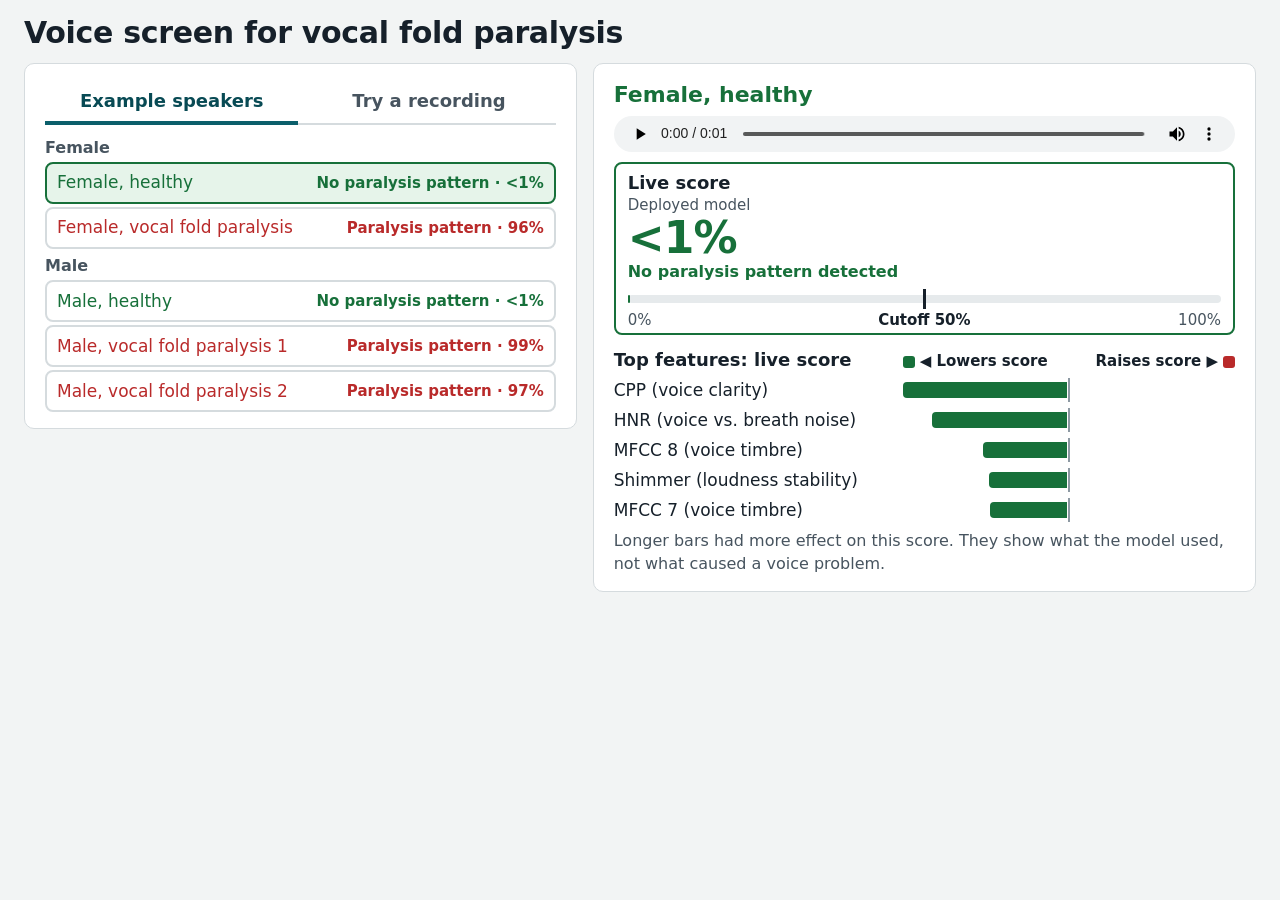
<file: ui/index.html>
<!doctype html>
<html lang="en">
<head>
  <meta charset="utf-8">
  <meta name="viewport" content="width=device-width, initial-scale=1">
  <title>Voice Screen Demo</title>
  <meta name="description" content="Research demo of a voice screen for vocal fold paralysis. Not for diagnosis.">
  <link rel="icon" href="data:,">
  <link rel="stylesheet" href="styles.css?v=9">
</head>
<body>
  <header class="page-header">
    <h1>Voice screen for vocal fold paralysis</h1>
  </header>

  <p id="mock-banner" class="mock-banner" hidden>
    <strong>Mock mode.</strong> No model is running. Every score on this page is made up.
  </p>

  <main class="layout">
    <section class="card input-card" aria-label="Choose a voice sample">
      <div class="tabs" role="tablist" aria-label="How to try the screen">
        <button class="tab" role="tab" id="tab-examples" aria-controls="panel-examples" aria-selected="true">Example speakers</button>
        <button class="tab" role="tab" id="tab-recording" aria-controls="panel-recording" aria-selected="false" tabindex="-1">Try a recording</button>
      </div>

      <div id="panel-examples" role="tabpanel" aria-labelledby="tab-examples">
        <div id="examples-list" class="examples-list"><p class="muted">Loading examples…</p></div>
      </div>

      <div id="panel-recording" role="tabpanel" aria-labelledby="tab-recording" hidden>
        <fieldset class="sex-field">
          <legend>Sex</legend>
          <label class="choice"><input type="radio" name="sex" value="female"> Female</label>
          <label class="choice"><input type="radio" name="sex" value="male"> Male</label>
        </fieldset>

        <div class="instructions">
          <h2>How to record</h2>
          <p>In a quiet room, hold “ah” at a comfortable, normal pitch for about 2 seconds.</p>
        </div>

        <div class="audio-actions">
          <label id="drop-zone" class="drop-zone" for="file-input">
            <strong>Drag and drop a WAV file here</strong>
            <span>or click to choose one</span>
          </label>
          <input id="file-input" class="visually-hidden" type="file" accept=".wav,audio/wav,audio/x-wav,audio/wave">
          <button id="record-button" class="button" type="button">Record in browser instead</button>
        </div>

        <div id="recorder-status" class="recorder-status" hidden>
          <p id="recorder-text" class="recorder-text" aria-live="assertive"></p>
          <div class="progress" aria-hidden="true"><div id="recorder-progress" class="progress-fill"></div></div>
          <button id="recorder-cancel" class="link-button" type="button">Cancel</button>
        </div>

        <div id="audio-summary" class="audio-summary" hidden>
          <div class="audio-head">
            <p id="audio-name" class="audio-name"></p>
            <button id="audio-remove" class="remove-button" type="button" aria-label="Remove recording" title="Remove recording">×</button>
          </div>
          <audio id="audio-preview" controls></audio>
        </div>

        <p id="audio-error" class="inline-error" role="alert" hidden></p>

        <button id="submit-button" class="button button-primary" type="button" disabled>Get screening score</button>
        <p id="submit-hint" class="hint"></p>
        <p id="privacy-note" class="hint"></p>
      </div>
    </section>

    <section id="result" class="card result-card" aria-label="Result" aria-live="polite"></section>
  </main>

  <script src="app.js?v=11"></script>
</body>
</html>
</file>
<file: ui/styles.css>
:root {
  color-scheme: light;
  --page: #f2f4f4;
  --surface: #ffffff;
  --ink: #16202a;
  --ink-2: #47545f;
  --line: #d5dbde;
  --line-strong: #8d99a3;
  --accent: #0b5f6b;
  --accent-dark: #084a54;
  --accent-tint: #e4f1f2;
  --healthy: #17703a;
  --healthy-tint: #e6f4ea;
  --paralysis: #b92a2a;
  --paralysis-tint: #fbeaea;
  --raises: var(--paralysis);
  --lowers: var(--healthy);
  --track: #e6eaec;
  --critical: #c22f2f;
  --critical-tint: #fbeaea;
  --notice-tint: #fff4d6;
  --notice-line: #d39b00;
}

* { box-sizing: border-box; }

html { -webkit-text-size-adjust: 100%; }

body {
  margin: 0;
  padding: 16px 24px 24px;
  background: var(--page);
  color: var(--ink);
  font: 18px/1.4 system-ui, -apple-system, "Segoe UI", Roboto, "Helvetica Neue", Arial, sans-serif;
}

body > * { max-width: 1320px; margin-inline: auto; }

h1, h2, h3, p, ul, fieldset { margin: 0; padding: 0; }
h1 { font-size: 30px; line-height: 1.15; letter-spacing: -0.01em; }
h2 { font-size: 18px; }
fieldset { border: 0; min-width: 0; }

[hidden] { display: none !important; }

:focus-visible { outline: 3px solid var(--accent); outline-offset: 2px; }

.visually-hidden {
  position: absolute;
  width: 1px;
  height: 1px;
  overflow: hidden;
  clip-path: inset(50%);
  white-space: nowrap;
}

.muted { color: var(--ink-2); }

/* Green for healthy, red for vocal fold paralysis */
.tone-healthy { --tone: var(--healthy); --tone-tint: var(--healthy-tint); }
.tone-paralysis { --tone: var(--paralysis); --tone-tint: var(--paralysis-tint); }
.tone-text { color: var(--tone); }

/* Page header */
.page-header {
  display: flex;
  flex-wrap: wrap;
  align-items: center;
  justify-content: space-between;
  gap: 8px 24px;
  margin-bottom: 12px;
}
.mock-banner {
  margin-bottom: 12px;
  padding: 8px 14px;
  background: var(--notice-tint);
  border-left: 5px solid var(--notice-line);
  border-radius: 4px;
}

/* Layout */
.layout {
  display: grid;
  grid-template-columns: minmax(0, 5fr) minmax(0, 6fr);
  gap: 16px;
  align-items: start;
}
.card {
  background: var(--surface);
  border: 1px solid var(--line);
  border-radius: 10px;
  padding: 16px 20px;
  min-width: 0;
}

/* Tabs */
.tabs {
  display: flex;
  gap: 4px;
  margin-bottom: 12px;
  border-bottom: 2px solid var(--line);
}
.tab {
  flex: 1;
  min-height: 44px;
  margin-bottom: -2px;
  padding: 8px 10px;
  background: none;
  border: 0;
  border-bottom: 4px solid transparent;
  color: var(--ink-2);
  font: inherit;
  font-weight: 650;
  cursor: pointer;
}
.tab:hover { color: var(--ink); }
.tab[aria-selected="true"] { color: var(--accent-dark); border-bottom-color: var(--accent); }

/* Example list */
.examples-list { display: grid; gap: 6px; }
.example-group { display: grid; gap: 3px; }
.example-group h3 { font-size: 16px; color: var(--ink-2); }
.example {
  display: flex;
  flex-wrap: wrap;
  align-items: center;
  justify-content: space-between;
  gap: 0 12px;
  width: 100%;
  min-height: 42px;
  padding: 5px 10px;
  background: var(--surface);
  border: 2px solid var(--line);
  border-radius: 8px;
  color: inherit;
  font: inherit;
  font-size: 17px;
  text-align: left;
  cursor: pointer;
}
.example:hover { border-color: var(--line-strong); }
.example[aria-pressed="true"] { border-color: var(--tone); background: var(--tone-tint); }
.example-status { font-size: 15px; font-weight: 650; font-variant-numeric: tabular-nums; }
.example-audio { display: block; width: 100%; height: 36px; margin-top: 6px; }

/* Buttons */
.button {
  display: inline-flex;
  align-items: center;
  justify-content: center;
  min-height: 46px;
  padding: 8px 16px;
  background: var(--surface);
  border: 2px solid var(--accent);
  border-radius: 8px;
  color: var(--accent-dark);
  font: inherit;
  font-weight: 650;
  cursor: pointer;
}
.button:hover:not(:disabled) { background: var(--accent-tint); }
.button:disabled { opacity: 0.5; cursor: not-allowed; }
.button-primary { width: 100%; background: var(--accent); color: #fff; }
.button-primary:hover:not(:disabled) { background: var(--accent-dark); }
.link-button {
  padding: 4px;
  background: none;
  border: 0;
  color: var(--accent-dark);
  font: inherit;
  font-weight: 600;
  text-decoration: underline;
  cursor: pointer;
}
.drop-zone:has(+ input:focus-visible) { outline: 3px solid var(--accent); outline-offset: 2px; }

/* Recording form */
.sex-field {
  display: flex;
  flex-wrap: wrap;
  align-items: center;
  gap: 4px 20px;
  margin-bottom: 12px;
}
.sex-field legend { float: left; margin-right: 20px; font-weight: 700; }
.choice { display: inline-flex; align-items: center; gap: 8px; min-height: 44px; cursor: pointer; }
.choice input { width: 22px; height: 22px; margin: 0; accent-color: var(--accent); }
.instructions { margin-bottom: 12px; padding: 10px 14px; background: var(--page); border-radius: 8px; }
.audio-actions { display: grid; gap: 10px; margin-bottom: 12px; }
.drop-zone {
  display: grid;
  justify-items: center;
  gap: 2px;
  padding: 18px 12px;
  border: 2px dashed var(--accent);
  border-radius: 8px;
  color: var(--accent-dark);
  text-align: center;
  cursor: pointer;
}
.drop-zone:hover, .drop-zone-active { background: var(--accent-tint); }
.drop-zone-active { border-style: solid; }
.drop-zone span { color: var(--ink-2); font-size: 16px; }
.recorder-status, .audio-summary { margin-bottom: 12px; }
.recorder-text { font-size: 24px; font-weight: 700; }
.progress { height: 10px; margin: 6px 0; background: var(--track); border-radius: 5px; overflow: hidden; }
.progress-fill { width: 0; height: 100%; background: var(--accent); }
.audio-head { display: flex; align-items: center; justify-content: space-between; gap: 8px; margin-bottom: 4px; }
.audio-name { min-width: 0; font-weight: 600; overflow-wrap: anywhere; }
.remove-button {
  flex: none;
  width: 36px;
  height: 36px;
  padding: 0;
  background: none;
  border: 0;
  border-radius: 8px;
  color: var(--ink-2);
  font: inherit;
  font-size: 26px;
  line-height: 1;
  cursor: pointer;
}
.remove-button:hover { background: var(--track); color: var(--ink); }
.audio-summary audio { display: block; width: 100%; height: 40px; }
.inline-error {
  margin-bottom: 12px;
  padding: 8px 12px;
  background: var(--critical-tint);
  border-left: 5px solid var(--critical);
  border-radius: 4px;
}
.hint { margin-top: 8px; color: var(--ink-2); font-size: 16px; }

/* Result panel */
.result-card { min-height: 300px; }
.result-head { display: flex; flex-wrap: wrap; align-items: center; gap: 4px 12px; }
.result-head h2 { font-size: 22px; }
.result-meta { color: var(--ink-2); }
.badge {
  padding: 1px 8px;
  background: var(--notice-tint);
  border: 1px solid var(--notice-line);
  border-radius: 4px;
  font-size: 15px;
  font-weight: 700;
  letter-spacing: 0.02em;
}
.mock-note { margin-top: 6px; font-weight: 600; }

.score { margin-top: 10px; padding-bottom: 12px; border-bottom: 1px solid var(--line); }
.score-row { display: flex; flex-wrap: wrap; align-items: center; gap: 2px 20px; }
.score-number { color: var(--tone); font-size: 64px; line-height: 1; font-weight: 750; letter-spacing: -0.02em; }
.score-text { display: grid; gap: 3px; justify-items: start; }
.score-finding { color: var(--tone); font-size: 20px; font-weight: 700; line-height: 1.2; }
.score-scale { position: relative; height: 16px; margin: 14px 0 26px; }
.score-track { position: absolute; inset: 4px 0; background: var(--track); border-radius: 4px; }
.score-fill { position: absolute; inset: 0 auto 0 0; background: var(--tone); border-radius: 4px; }
.score-cutoff { position: absolute; top: -2px; bottom: -2px; width: 3px; margin-left: -1.5px; background: var(--ink); }
.score-cutoff-label, .score-end {
  position: absolute;
  top: 19px;
  color: var(--ink-2);
  font-size: 15px;
  white-space: nowrap;
}
.score-cutoff-label { transform: translateX(-50%); color: var(--ink); font-weight: 600; }
.score-end-low { left: 0; }
.score-end-high { right: 0; }
.score-explain { font-size: 16px; color: var(--ink-2); }

.score-tile { display: grid; margin-top: 10px; align-content: start; gap: 2px; padding: 8px 12px 0; border: 2px solid var(--tone); border-radius: 8px; }
.score-tile-title { font-weight: 700; line-height: 1.2; }
.score-tile-source { font-size: 15px; line-height: 1.2; color: var(--ink-2); }
.score-tile .score-number { font-size: 44px; }
.score-tile .score-finding { font-size: 16px; }
.score-tile .score-scale { margin-top: 8px; }

.features { margin-top: 12px; }
.features-head {
  display: grid;
  grid-template-columns: minmax(0, 5fr) minmax(0, 6fr);
  gap: 12px;
  align-items: end;
  margin-bottom: 6px;
}
.features-poles { display: flex; justify-content: space-between; gap: 8px; font-size: 15px; font-weight: 650; }
.pole { display: inline-flex; align-items: center; gap: 5px; }
.pole-swatch { width: 12px; height: 12px; border-radius: 3px; }
.feature-list { list-style: none; display: grid; gap: 6px; }
.feature {
  display: grid;
  grid-template-columns: minmax(0, 5fr) minmax(0, 6fr);
  gap: 12px;
  align-items: center;
}
.feature-label { font-size: 17px; line-height: 1.2; }
.feature-bar { position: relative; display: grid; grid-template-columns: 1fr 1fr; height: 24px; }
.feature-bar::after {
  content: "";
  position: absolute;
  inset: 0 auto 0 50%;
  width: 2px;
  margin-left: -1px;
  background: var(--line-strong);
}
.bar { align-self: center; height: 16px; min-width: 3px; }
.bar-down { justify-self: end; margin-right: 2px; background: var(--lowers); border-radius: 4px 0 0 4px; }
.bar-up { grid-column: 2; margin-left: 2px; background: var(--raises); border-radius: 0 4px 4px 0; }
.features-note { margin-top: 8px; font-size: 16px; color: var(--ink-2); }

/* Empty, loading and error states */
.state { display: grid; justify-items: start; gap: 10px; padding: 12px 0; }
.state h2 { font-size: 22px; }
.state-actions { display: flex; flex-wrap: wrap; gap: 10px; }
.state-error { padding-left: 16px; border-left: 5px solid var(--critical); }
.spinner {
  width: 44px;
  height: 44px;
  border: 5px solid var(--track);
  border-top-color: var(--accent);
  border-radius: 50%;
  animation: spin 0.9s linear infinite;
}
@keyframes spin { to { transform: rotate(360deg); } }
@media (prefers-reduced-motion: reduce) {
  .spinner { animation-duration: 3s; }
}

/* Phones and narrow windows */
@media (max-width: 900px) {
  .layout { grid-template-columns: minmax(0, 1fr); }
}
@media (max-width: 560px) {
  body { padding: 12px 16px 20px; }
  h1 { font-size: 25px; }
  .card { padding: 12px 14px; }
  .feature, .features-head { grid-template-columns: minmax(0, 1fr); gap: 2px; }
  .feature { margin-bottom: 6px; }
  .score-number { font-size: 56px; }
}
</file>
